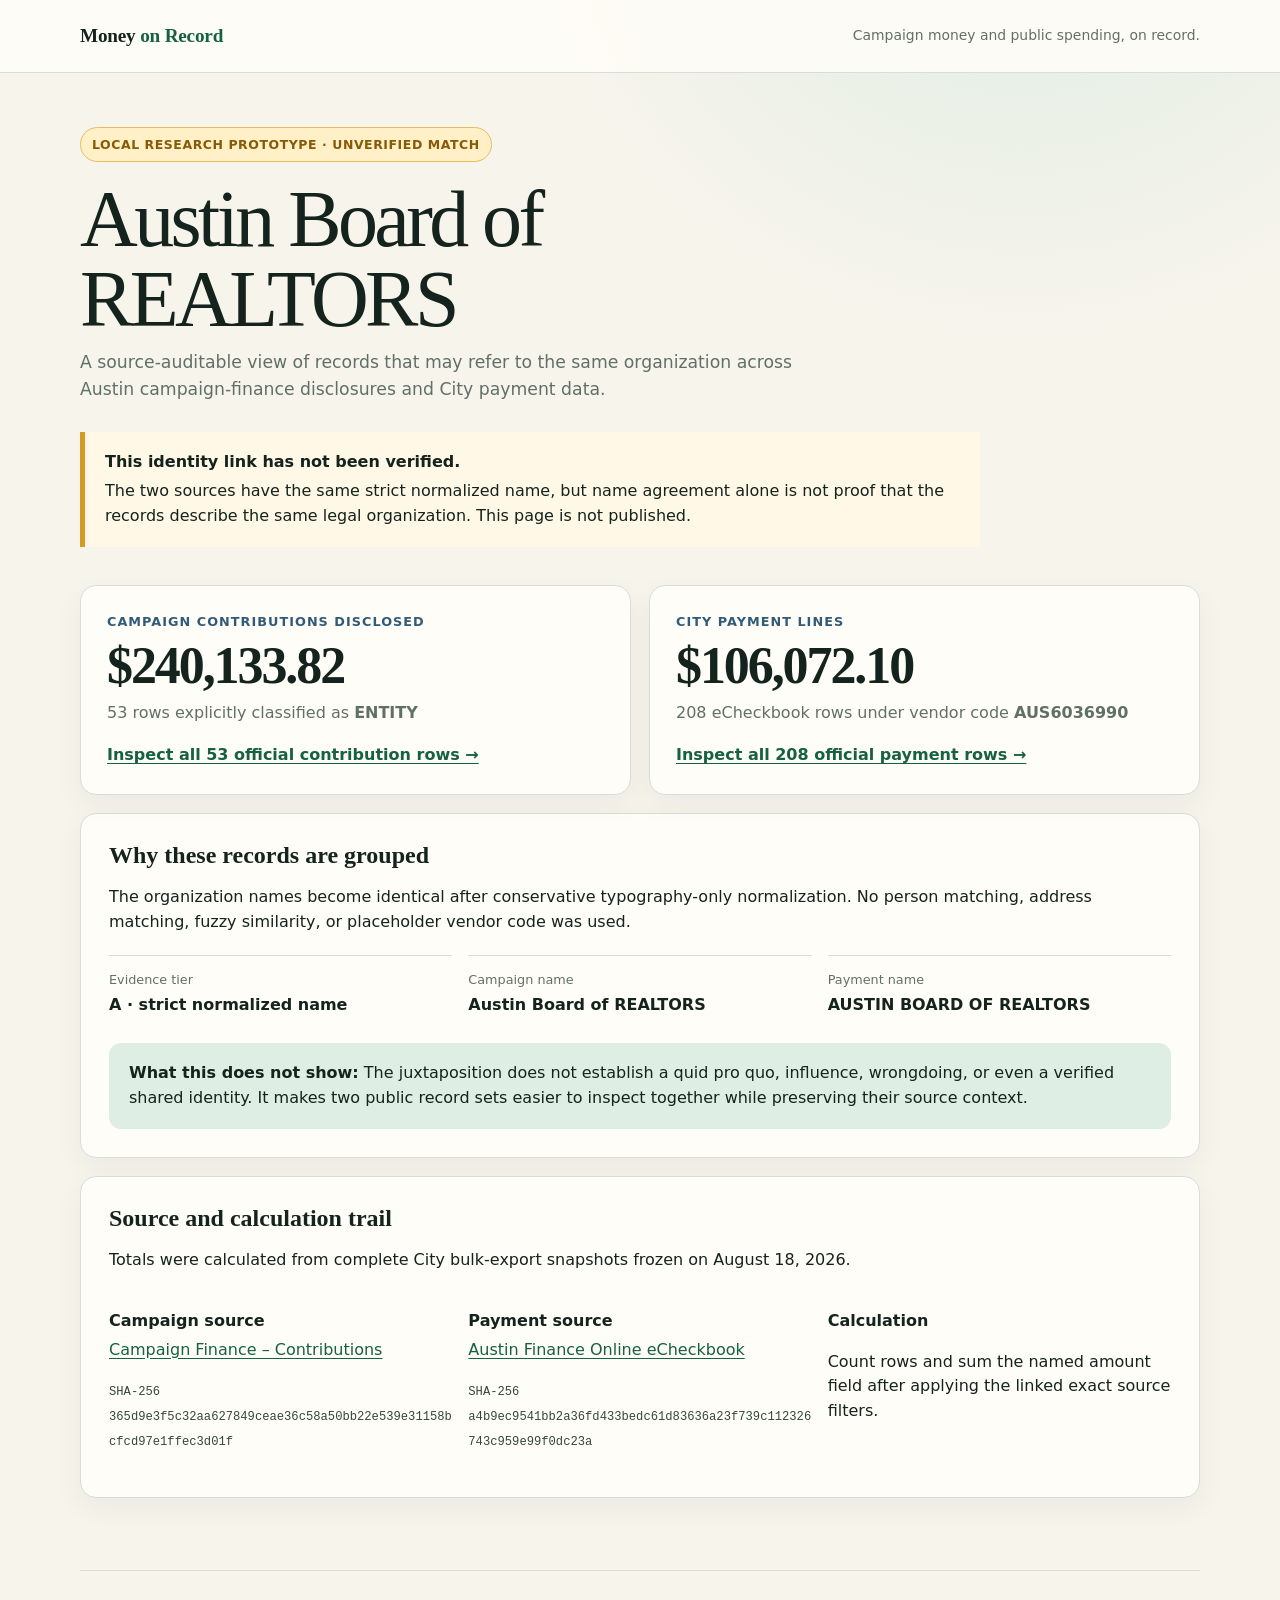
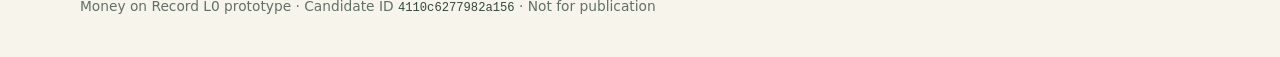
<file: prototypes/organization-profile.html>
<!doctype html>
<html lang="en">
  <head>
    <meta charset="utf-8">
    <meta name="viewport" content="width=device-width, initial-scale=1">
    <meta name="robots" content="noindex,nofollow,noarchive">
    <meta
      http-equiv="Content-Security-Policy"
      content="default-src 'none'; style-src 'unsafe-inline'; base-uri 'none'; form-action 'none'"
    >
    <title>Austin Board of REALTORS — Money on Record prototype</title>
    <style>
      :root {
        color-scheme: light;
        --ink: #14231d;
        --muted: #617067;
        --paper: #f7f4ec;
        --panel: #fffdf8;
        --line: #d7ddd8;
        --green: #166044;
        --green-soft: #deeee4;
        --amber: #885a05;
        --amber-soft: #fff0c7;
        --blue: #315b78;
      }

      * { box-sizing: border-box; }

      body {
        margin: 0;
        color: var(--ink);
        background:
          radial-gradient(circle at 80% -10%, #dcece1 0, transparent 32rem),
          var(--paper);
        font: 16px/1.55 Inter, ui-sans-serif, system-ui, -apple-system, BlinkMacSystemFont,
          "Segoe UI", sans-serif;
      }

      a { color: var(--green); text-underline-offset: 0.18em; }
      a:hover { color: #0c3f2b; }

      header {
        border-bottom: 1px solid var(--line);
        background: rgb(255 253 248 / 88%);
      }

      .bar, main, footer { width: min(1120px, calc(100% - 32px)); margin-inline: auto; }

      .bar {
        min-height: 72px;
        display: flex;
        align-items: center;
        justify-content: space-between;
        gap: 24px;
      }

      .brand { font: 700 1.2rem Georgia, serif; letter-spacing: -0.01em; }
      .brand span { color: var(--green); }
      .tagline { color: var(--muted); font-size: 0.87rem; }

      main { padding-block: 54px 72px; }

      .status {
        display: inline-flex;
        gap: 8px;
        align-items: center;
        padding: 7px 11px;
        border: 1px solid #e5bd61;
        border-radius: 999px;
        color: var(--amber);
        background: var(--amber-soft);
        font-weight: 750;
        font-size: 0.78rem;
        letter-spacing: 0.045em;
        text-transform: uppercase;
      }

      h1 {
        max-width: 850px;
        margin: 18px 0 10px;
        font: clamp(2.35rem, 7vw, 5rem)/0.99 Georgia, "Times New Roman", serif;
        letter-spacing: -0.045em;
      }

      .lede { max-width: 760px; margin: 0; color: var(--muted); font-size: 1.08rem; }

      .warning {
        max-width: 900px;
        margin: 30px 0 0;
        padding: 18px 20px;
        border-left: 5px solid #d59a21;
        background: #fff8e6;
      }

      .warning strong { display: block; margin-bottom: 4px; }

      .metrics {
        display: grid;
        grid-template-columns: repeat(2, minmax(0, 1fr));
        gap: 18px;
        margin-top: 38px;
      }

      .card, .section {
        border: 1px solid var(--line);
        border-radius: 16px;
        background: var(--panel);
        box-shadow: 0 10px 28px rgb(27 48 38 / 5%);
      }

      .card { padding: 26px; }
      .eyebrow { color: var(--blue); font-weight: 750; font-size: 0.8rem; text-transform: uppercase; letter-spacing: 0.08em; }
      .number { margin: 8px 0 1px; font: 700 clamp(2rem, 5vw, 3.25rem)/1 Georgia, serif; letter-spacing: -0.04em; }
      .subnumber { margin: 9px 0 18px; color: var(--muted); }
      .drill { font-weight: 700; }

      .section { margin-top: 18px; padding: 28px; }
      h2 { margin: 0 0 8px; font: 700 1.5rem Georgia, serif; }
      h3 { margin-bottom: 4px; font-size: 1rem; }

      .identity-grid, .source-grid {
        display: grid;
        grid-template-columns: repeat(3, minmax(0, 1fr));
        gap: 16px;
        margin-top: 20px;
      }

      .fact { padding-top: 14px; border-top: 1px solid var(--line); }
      .fact dt { color: var(--muted); font-size: 0.8rem; }
      .fact dd { margin: 3px 0 0; font-weight: 680; }
      code { overflow-wrap: anywhere; color: #33473d; font-size: 0.76rem; }

      .method {
        margin-top: 26px;
        padding: 18px 20px;
        border-radius: 12px;
        background: var(--green-soft);
      }

      footer { padding-block: 25px 40px; border-top: 1px solid var(--line); color: var(--muted); font-size: 0.86rem; }

      @media (max-width: 720px) {
        .tagline { display: none; }
        main { padding-top: 36px; }
        .metrics, .identity-grid, .source-grid { grid-template-columns: 1fr; }
      }
    </style>
  </head>
  <body>
    <header>
      <div class="bar">
        <div class="brand">Money <span>on Record</span></div>
        <div class="tagline">Campaign money and public spending, on record.</div>
      </div>
    </header>

    <main>
      <span class="status">Local research prototype · unverified match</span>
      <h1>Austin Board of REALTORS</h1>
      <p class="lede">
        A source-auditable view of records that may refer to the same organization across
        Austin campaign-finance disclosures and City payment data.
      </p>

      <div class="warning">
        <strong>This identity link has not been verified.</strong>
        The two sources have the same strict normalized name, but name agreement alone is not
        proof that the records describe the same legal organization. This page is not published.
      </div>

      <section class="metrics" aria-label="Record totals">
        <article class="card">
          <div class="eyebrow">Campaign contributions disclosed</div>
          <div class="number">$240,133.82</div>
          <p class="subnumber">53 rows explicitly classified as <strong>ENTITY</strong></p>
          <a class="drill" referrerpolicy="no-referrer" href="https://data.austintexas.gov/resource/3kfv-biw6.json?%24select=transaction_id%2Cdonor%2Cdonor_type%2Crecipient%2Ccontribution_date%2Ccontribution_amount%2Ccontribution_year%2Ccontribution_type%2Cdate_reported%2Creport_filed%2Cin_kind_description%2Cout_of_state_pac%2Ccorrection%2Cview_report&amp;%24where=donor%20%3D%20%27Austin%20Board%20of%20REALTORS%27%20AND%20donor_type%20%3D%20%27ENTITY%27&amp;%24limit=50000">Inspect all 53 official contribution rows →</a>
        </article>

        <article class="card">
          <div class="eyebrow">City payment lines</div>
          <div class="number">$106,072.10</div>
          <p class="subnumber">208 eCheckbook rows under vendor code <strong>AUS6036990</strong></p>
          <a class="drill" referrerpolicy="no-referrer" href="https://data.austintexas.gov/resource/8c6z-qnmj.json?%24select=fy_dc%2Cper_cd%2Cdept_cd%2Cdept_nm%2Cfund_cd%2Cfund_nm%2Cdiv_cd%2Cdiv_nm%2Cgp_cd%2Cgp_nm%2Cocat_cd%2Cocat_nm%2Cobj_cd%2Cobj_nm%2Clgl_nm%2Cvend_cust_cd%2Cvend_cust_ind%2Crfed_doc_cd%2Crfed_doc_dept_cd%2Crfed_doc_id%2Ccomm_cd%2Ccomm_dscr%2Cchk_eft_iss_dt%2Ccvl_chk_sta_dv%2Crfed_vend_ln_no%2Crfed_comm_ln_no%2Crfed_actg_ln_no%2Crf_doc_cd%2Crf_doc_dept_cd%2Crf_doc_id%2Cactg_ln_dscr%2Camount%2Ccal_year%2Ccal_month&amp;%24where=lgl_nm%20%3D%20%27AUSTIN%20BOARD%20OF%20REALTORS%27%20AND%20vend_cust_cd%20%3D%20%27AUS6036990%27&amp;%24limit=50000">Inspect all 208 official payment rows →</a>
        </article>
      </section>

      <section class="section">
        <h2>Why these records are grouped</h2>
        <p>
          The organization names become identical after conservative typography-only
          normalization. No person matching, address matching, fuzzy similarity, or placeholder
          vendor code was used.
        </p>
        <dl class="identity-grid">
          <div class="fact">
            <dt>Evidence tier</dt>
            <dd>A · strict normalized name</dd>
          </div>
          <div class="fact">
            <dt>Campaign name</dt>
            <dd>Austin Board of REALTORS</dd>
          </div>
          <div class="fact">
            <dt>Payment name</dt>
            <dd>AUSTIN BOARD OF REALTORS</dd>
          </div>
        </dl>
        <div class="method">
          <strong>What this does not show:</strong> The juxtaposition does not establish a quid pro
          quo, influence, wrongdoing, or even a verified shared identity. It makes two public
          record sets easier to inspect together while preserving their source context.
        </div>
      </section>

      <section class="section">
        <h2>Source and calculation trail</h2>
        <p>Totals were calculated from complete City bulk-export snapshots frozen on August 18, 2026.</p>
        <div class="source-grid">
          <div>
            <h3>Campaign source</h3>
            <a referrerpolicy="no-referrer" href="https://data.austintexas.gov/d/3kfv-biw6">Campaign Finance – Contributions</a>
            <p><code>SHA-256 365d9e3f5c32aa627849ceae36c58a50bb22e539e31158bcfcd97e1ffec3d01f</code></p>
          </div>
          <div>
            <h3>Payment source</h3>
            <a referrerpolicy="no-referrer" href="https://data.austintexas.gov/d/8c6z-qnmj">Austin Finance Online eCheckbook</a>
            <p><code>SHA-256 a4b9ec9541bb2a36fd433bedc61d83636a23f739c112326743c959e99f0dc23a</code></p>
          </div>
          <div>
            <h3>Calculation</h3>
            <p>Count rows and sum the named amount field after applying the linked exact source filters.</p>
          </div>
        </div>
      </section>
    </main>

    <footer>
      Money on Record L0 prototype · Candidate ID <code>4110c6277982a156</code> · Not for publication
    </footer>
  </body>
</html>
</file>
